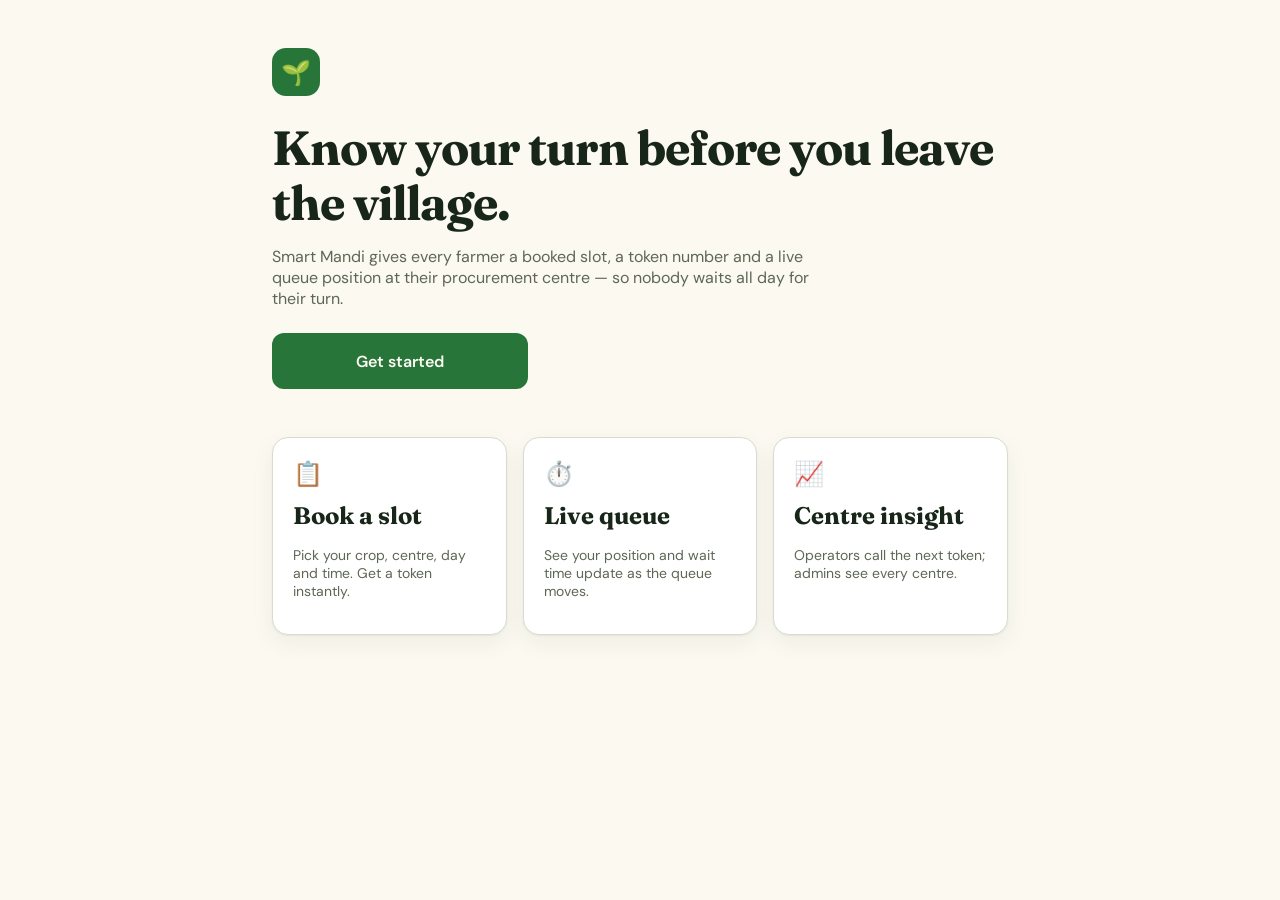
<file: public/static/index.html>
<!doctype html>
<html lang="en">
  <head>
    <meta charset="utf-8" />
    <meta name="viewport" content="width=device-width, initial-scale=1" />
    <title>Smart Mandi — Book your mandi slot, skip the queue</title>
    <meta
      name="description"
      content="Farmers book a procurement slot, get a token number and watch their live queue position. Operators run the day's queue, admins track every centre."
    />
    <meta property="og:type" content="website" />
    <meta property="og:title" content="Smart Mandi — Book your mandi slot, skip the queue" />
    <meta property="og:description" content="Slot booking, token numbers and a live queue for agricultural procurement centres." />
    <meta name="twitter:card" content="summary_large_image" />
    <link rel="stylesheet" href="styles.css" />
  </head>
  <body>
    <div class="container hero" style="padding-top: 3rem; padding-bottom: 3rem">
      <span class="brand-mark" style="width: 3rem; height: 3rem; font-size: 1.5rem">🌱</span>
      <h1>Know your turn before you leave the village.</h1>
      <p>
        Smart Mandi gives every farmer a booked slot, a token number and a live queue position at
        their procurement centre — so nobody waits all day for their turn.
      </p>
      <div class="mt-6" style="max-width: 16rem">
        <a class="btn lg" id="cta" href="auth.html">Get started</a>
      </div>

      <div class="features">
        <div class="card">
          <div class="feature-icon">📋</div>
          <h2 class="mt-3">Book a slot</h2>
          <p class="small muted mt-1">Pick your crop, centre, day and time. Get a token instantly.</p>
        </div>
        <div class="card">
          <div class="feature-icon">⏱️</div>
          <h2 class="mt-3">Live queue</h2>
          <p class="small muted mt-1">See your position and wait time update as the queue moves.</p>
        </div>
        <div class="card">
          <div class="feature-icon">📈</div>
          <h2 class="mt-3">Centre insight</h2>
          <p class="small muted mt-1">Operators call the next token; admins see every centre.</p>
        </div>
      </div>
    </div>
    <script type="module" src="js/landing.js"></script>
  </body>
</html>
</file>
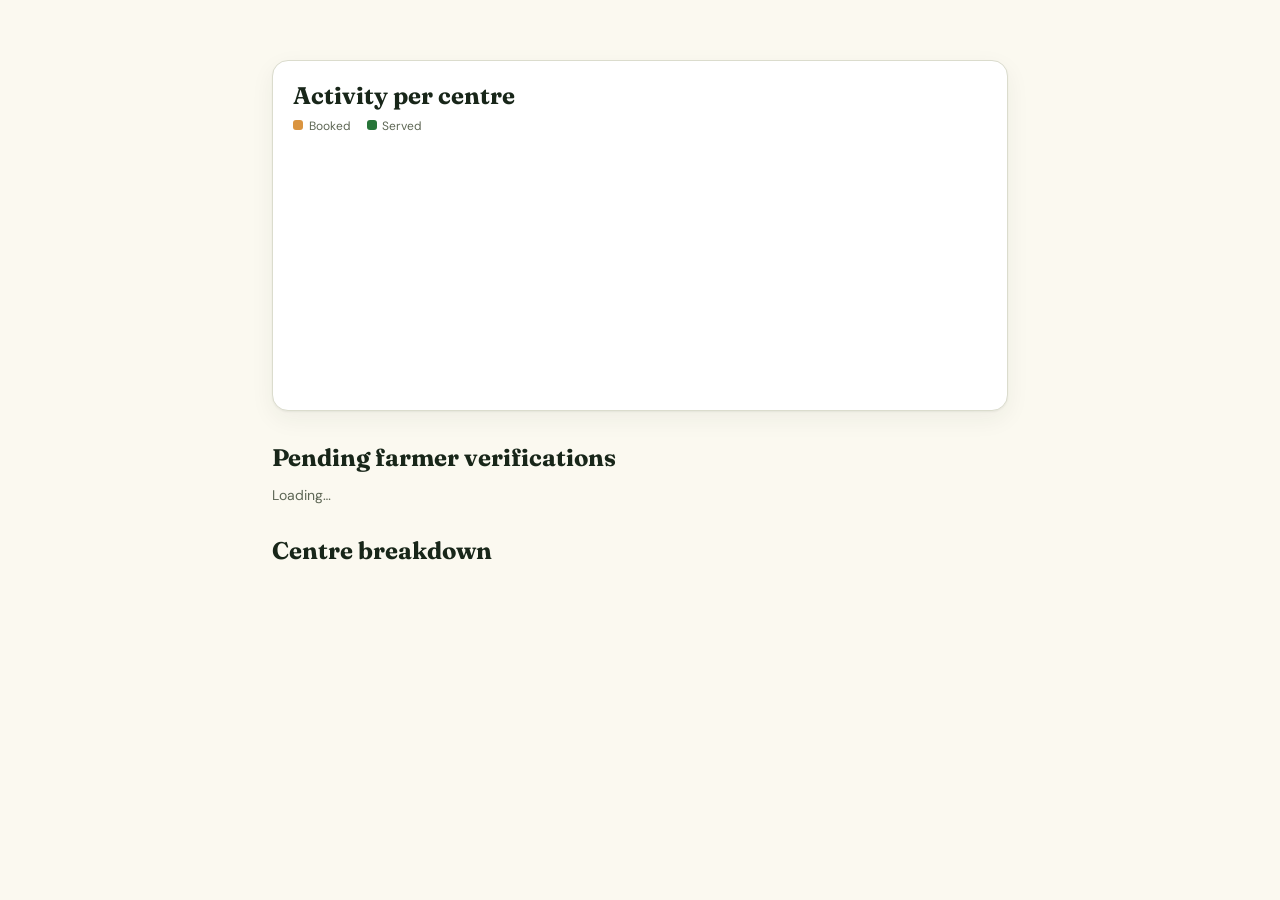
<file: public/static/admin.html>
<!doctype html>
<html lang="en">
  <head>
    <meta charset="utf-8" />
    <meta name="viewport" content="width=device-width, initial-scale=1" />
    <title>All centres — Smart Mandi</title>
    <meta name="description" content="Today's tokens, farmers served and average wait time across every procurement centre." />
    <meta property="og:type" content="website" />
    <meta property="og:title" content="All centres — Smart Mandi" />
    <meta property="og:description" content="Cross-centre procurement overview for administrators." />
    <meta name="twitter:card" content="summary" />
    <link rel="stylesheet" href="styles.css" />
  </head>
  <body>
    <main>
      <div class="page-head" id="page-head"></div>
      <div class="grid3" id="totals"></div>

      <div class="card mt-4">
        <h2>Activity per centre</h2>
        <div class="legend mt-2">
          <span><i style="background: var(--chart-2)"></i>Booked</span>
          <span><i style="background: var(--chart-1)"></i>Served</span>
        </div>
        <div class="chart" id="chart"></div>
      </div>

      <h2 class="mt-8">Pending farmer verifications</h2>
      <div class="mt-3" id="pending"><p class="small muted">Loading…</p></div>

      <h2 class="mt-8">Centre breakdown</h2>
      <div class="mt-3" id="breakdown"></div>
    </main>
    <script type="module" src="js/admin.js"></script>
  </body>
</html>
</file>
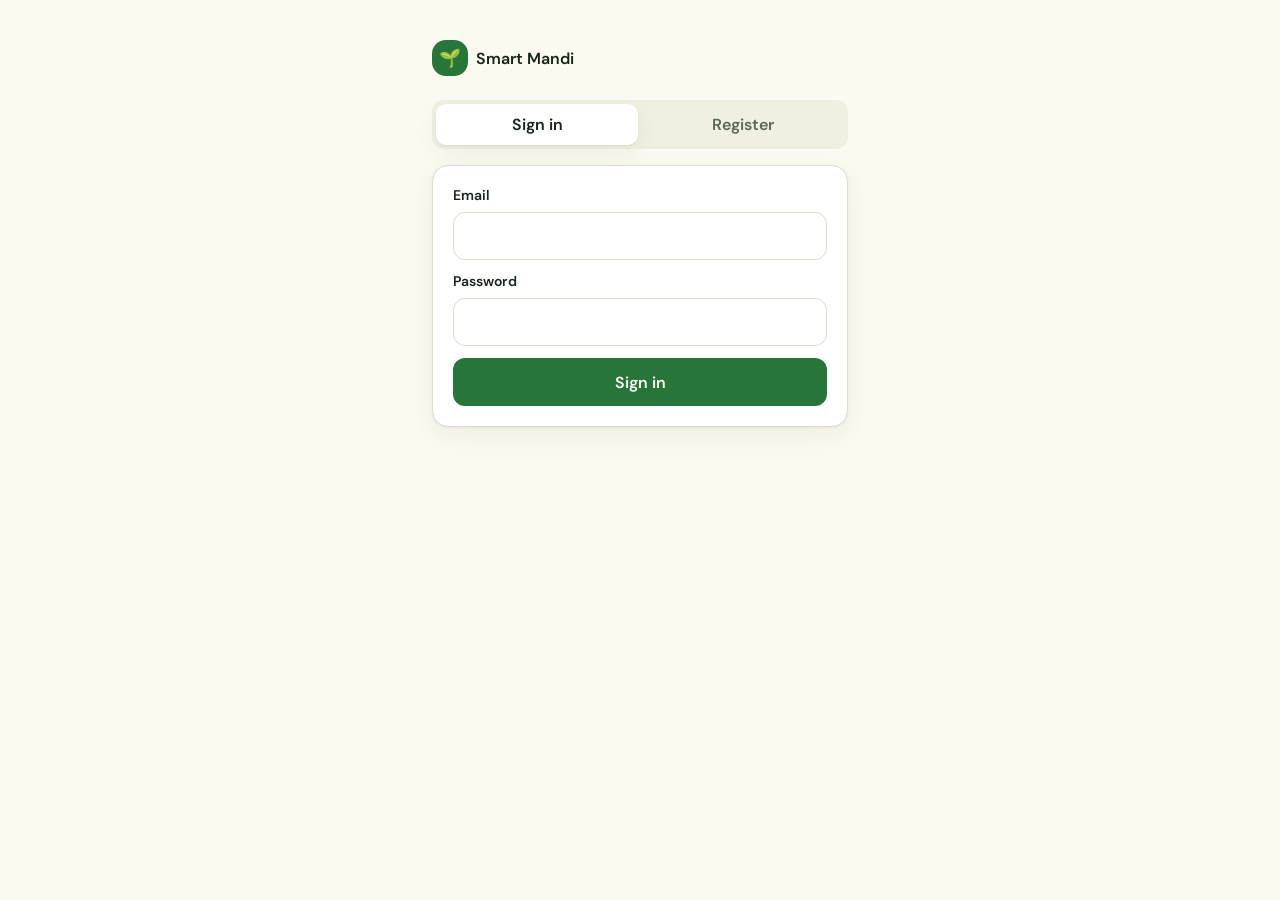
<file: public/static/auth.html>
<!doctype html>
<html lang="en">
  <head>
    <meta charset="utf-8" />
    <meta name="viewport" content="width=device-width, initial-scale=1" />
    <title>Sign in — Smart Mandi</title>
    <meta name="description" content="Sign in or register as a farmer, centre operator or admin." />
    <meta property="og:type" content="website" />
    <meta property="og:title" content="Sign in — Smart Mandi" />
    <meta property="og:description" content="Register to book mandi slots and track your queue." />
    <meta name="twitter:card" content="summary" />
    <link rel="stylesheet" href="styles.css" />
  </head>
  <body>
    <div class="narrow">
      <a class="brand" href="index.html"><span class="brand-mark">🌱</span> Smart Mandi</a>

      <div class="tabs mt-6">
        <button class="tab" id="tab-signin" aria-selected="true">Sign in</button>
        <button class="tab" id="tab-signup" aria-selected="false">Register</button>
      </div>

      <!-- Sign in -->
      <form class="card mt-4 stack" id="form-signin">
        <div>
          <label class="field-label" for="si-email">Email</label>
          <input id="si-email" type="email" required />
        </div>
        <div>
          <label class="field-label" for="si-pass">Password</label>
          <input id="si-pass" type="password" required />
        </div>
        <button class="btn" type="submit" id="si-submit">Sign in</button>
      </form>

      <!-- Register -->
      <form class="card mt-4 stack hidden" id="form-signup">
        <div>
          <label class="field-label" for="su-name">Full name</label>
          <input id="su-name" type="text" required />
        </div>
        <div class="grid2">
          <div>
            <label class="field-label" for="su-phone">Phone</label>
            <input id="su-phone" type="tel" placeholder="+91XXXXXXXXXX" />
          </div>
          <div>
            <label class="field-label" for="su-village">Village</label>
            <input id="su-village" type="text" />
          </div>
        </div>
        <div>
          <span class="field-label">I am a</span>
          <div class="grid3" id="roles"></div>
        </div>
        <div id="crops-wrap">
          <span class="field-label">Crops I usually sell</span>
          <div class="row" style="flex-wrap: wrap; gap: .5rem" id="crops"></div>
        </div>
        <div id="farmer-id-wrap">
          <label class="field-label" for="su-idtype">Farmer ID type</label>
          <select id="su-idtype">
            <option value="Kisan Credit Card">Kisan Credit Card</option>
            <option value="PM-KISAN Registration ID">PM-KISAN Registration ID</option>
            <option value="Land Record">Land Record</option>
            <option value="Other">Other</option>
          </select>
          <label class="field-label mt-3" for="su-idnumber">ID number</label>
          <input id="su-idnumber" type="text" />
          <label class="field-label mt-3" for="su-doc">Supporting document photo (optional)</label>
          <input id="su-doc" type="file" accept="image/*,application/pdf" />
          <p class="xs muted mt-1">An admin reviews your details before booking is unlocked.</p>
        </div>
        <div>
          <label class="field-label" for="su-email">Email</label>
          <input id="su-email" type="email" required />
        </div>
        <div>
          <label class="field-label" for="su-pass">Password</label>
          <input id="su-pass" type="password" required minlength="6" />
        </div>
        <button class="btn" type="submit" id="su-submit">Create account</button>
      </form>

      <!-- OTP step (shown after the account is created) -->
      <form class="card mt-4 stack hidden" id="form-otp">
        <h2 style="font-size: 1.125rem">Verify your phone</h2>
        <p class="small muted" id="otp-hint">Sending code…</p>
        <div>
          <label class="field-label" for="otp-code">6-digit code</label>
          <input id="otp-code" class="otp-input" type="text" inputmode="numeric" maxlength="6" autocomplete="one-time-code" />
        </div>
        <p class="small" id="otp-error" style="color: oklch(0.5 0.2 27)"></p>
        <button class="btn" type="submit" id="otp-submit">Verify and continue</button>
        <div class="inline-actions">
          <button type="button" class="link-btn" id="otp-resend">Resend code</button>
          <button type="button" class="link-btn" id="otp-skip">Skip for now</button>
        </div>
      </form>
    </div>
    <script type="module" src="js/auth.js"></script>
  </body>
</html>
</file>
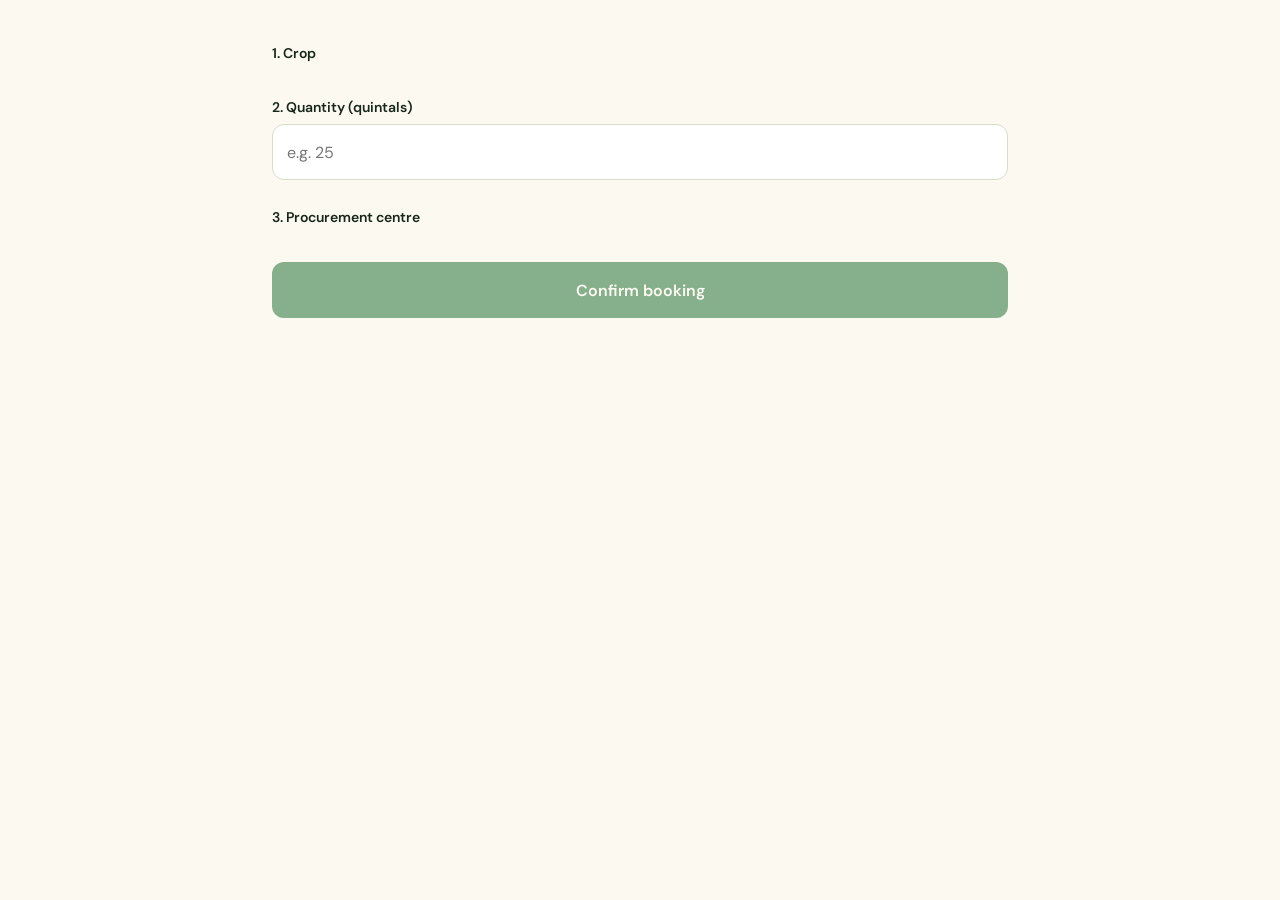
<file: public/static/book.html>
<!doctype html>
<html lang="en">
  <head>
    <meta charset="utf-8" />
    <meta name="viewport" content="width=device-width, initial-scale=1" />
    <title>Book a slot — Smart Mandi</title>
    <meta name="description" content="Pick a crop, centre, date and time slot to get your mandi token." />
    <meta property="og:type" content="website" />
    <meta property="og:title" content="Book a slot — Smart Mandi" />
    <meta property="og:description" content="Reserve your procurement slot and get a token number." />
    <meta name="twitter:card" content="summary" />
    <link rel="stylesheet" href="styles.css" />
  </head>
  <body>
    <main>
      <div class="page-head" id="page-head"></div>
      <div id="verify-banner"></div>
      <div class="stack-lg">
        <section>
          <span class="field-label">1. Crop</span>
          <div class="grid-auto" id="commodities"></div>
        </section>

        <section>
          <label class="field-label" for="qty">2. Quantity (quintals)</label>
          <input id="qty" type="text" inputmode="decimal" class="input-lg" placeholder="e.g. 25" />
        </section>

        <section>
          <span class="field-label">3. Procurement centre</span>
          <div class="grid1" id="centres"></div>
        </section>

        <section id="when" class="hidden">
          <span class="field-label">4. Day &amp; time</span>
          <div class="scroll-x" id="dates"></div>
          <div class="grid-auto mt-3" id="slots"></div>
        </section>

        <button class="btn lg" id="confirm" disabled>Confirm booking</button>
      </div>
    </main>
    <script type="module" src="js/book.js"></script>
  </body>
</html>
</file>
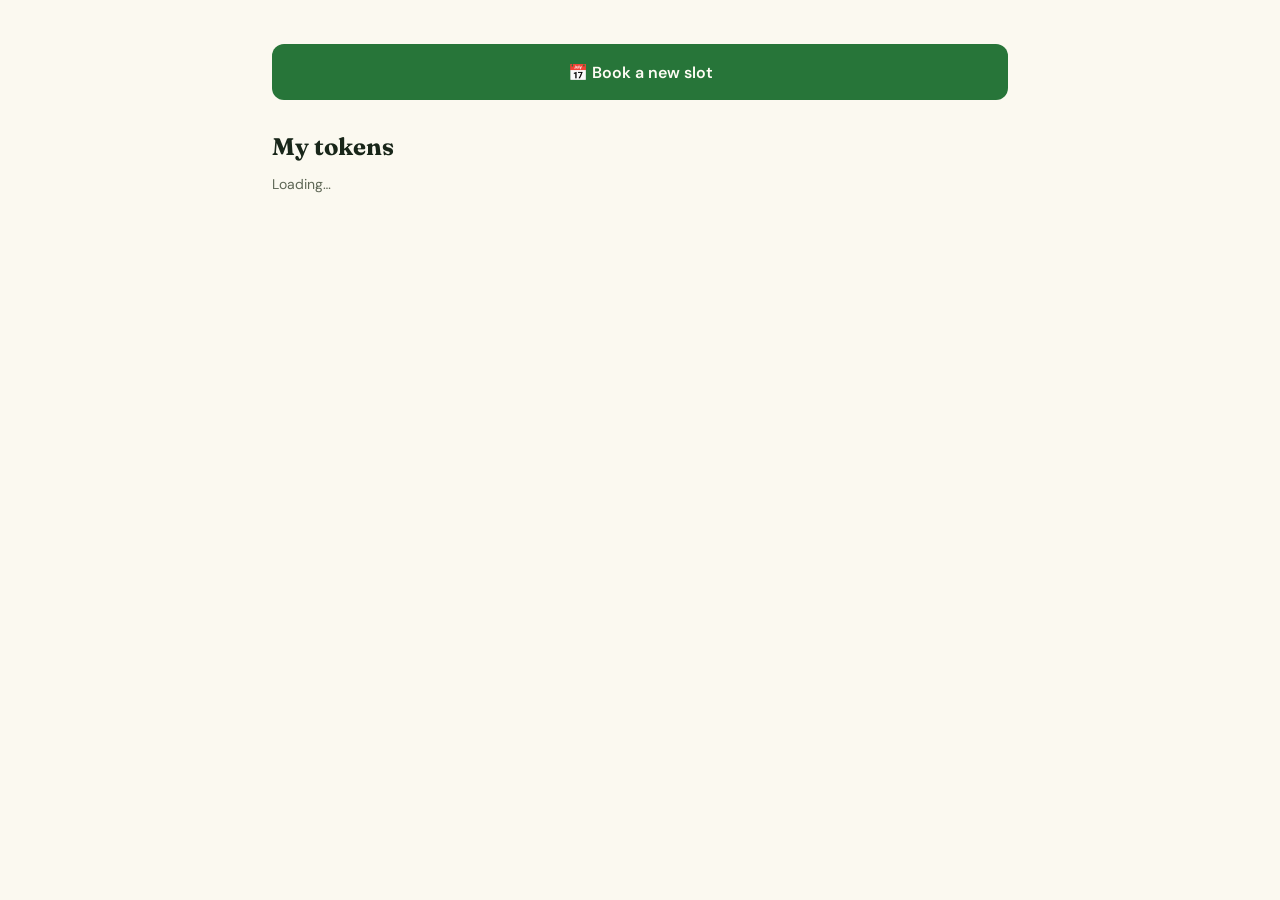
<file: public/static/farmer.html>
<!doctype html>
<html lang="en">
  <head>
    <meta charset="utf-8" />
    <meta name="viewport" content="width=device-width, initial-scale=1" />
    <title>My bookings — Smart Mandi</title>
    <meta name="description" content="Your mandi slot bookings, token numbers and live queue links." />
    <meta property="og:type" content="website" />
    <meta property="og:title" content="My bookings — Smart Mandi" />
    <meta property="og:description" content="Track your procurement tokens and queue position." />
    <meta name="twitter:card" content="summary" />
    <link rel="stylesheet" href="styles.css" />
  </head>
  <body>
    <main>
      <div class="page-head" id="page-head"></div>
      <div id="verify-banner"></div>
      <a class="btn lg" id="book-cta" href="book.html">📅 Book a new slot</a>
      <h2 class="mt-8">My tokens</h2>
      <div class="mt-3" id="tokens"><p class="small muted">Loading…</p></div>
    </main>
    <script type="module" src="js/farmer.js"></script>
  </body>
</html>
</file>
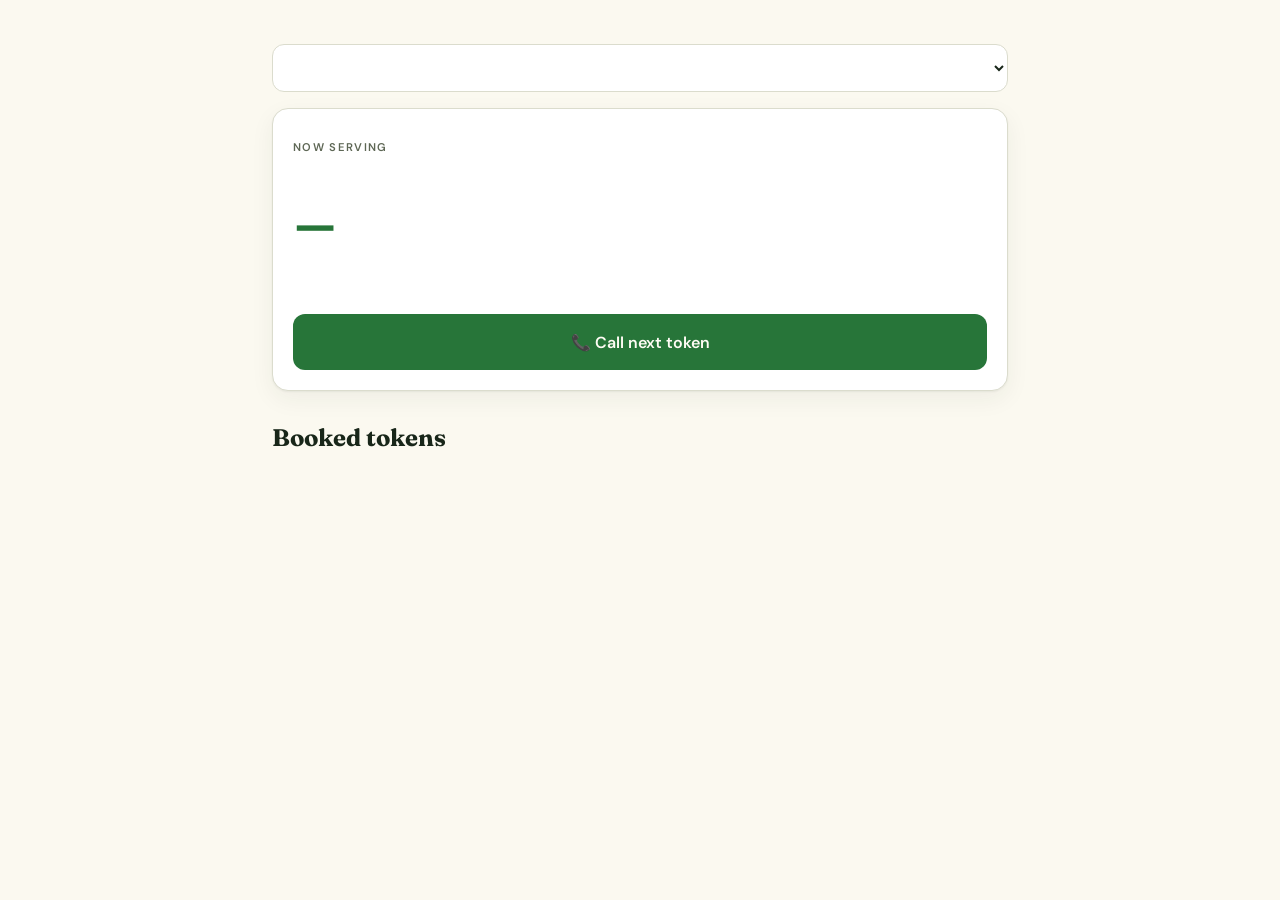
<file: public/static/operator.html>
<!doctype html>
<html lang="en">
  <head>
    <meta charset="utf-8" />
    <meta name="viewport" content="width=device-width, initial-scale=1" />
    <title>Centre queue — Smart Mandi</title>
    <meta name="description" content="Run today's procurement queue: call the next token, mark arrivals and log payments." />
    <meta property="og:type" content="website" />
    <meta property="og:title" content="Centre queue — Smart Mandi" />
    <meta property="og:description" content="Operator dashboard for a procurement centre." />
    <meta name="twitter:card" content="summary" />
    <link rel="stylesheet" href="styles.css" />
  </head>
  <body>
    <main>
      <div class="page-head" id="page-head"></div>

      <select id="centre-select" aria-label="Choose your centre"></select>

      <div class="card mt-4">
        <p class="uppercase-label">Now serving</p>
        <p class="token-big" id="now-serving" style="font-size: 3rem">—</p>
        <p class="small muted mt-1" id="queue-summary"></p>
        <button class="btn lg mt-4" id="call-next">📞 Call next token</button>
      </div>

      <h2 class="mt-8">Booked tokens</h2>
      <div class="mt-3" id="tokens"></div>
    </main>

    <!-- ServeDialog replacement -->
    <div class="modal-backdrop hidden" id="serve-modal">
      <div class="modal" role="dialog" aria-modal="true" aria-labelledby="serve-title">
        <h2 id="serve-title" style="font-size: 1.125rem">Log procurement</h2>
        <div class="stack mt-4">
          <div>
            <label class="field-label" for="serve-qty">Quantity received (quintals)</label>
            <input id="serve-qty" type="text" inputmode="decimal" />
          </div>
          <div>
            <label class="field-label" for="serve-price">Total price (₹)</label>
            <input id="serve-price" type="text" inputmode="decimal" />
          </div>
          <div class="grid2">
            <button class="btn" id="paid-yes">Paid</button>
            <button class="btn outline" id="paid-no">Payment pending</button>
          </div>
          <button class="btn" id="serve-save">Save &amp; mark served</button>
          <button class="btn outline" id="serve-cancel">Cancel</button>
        </div>
      </div>
    </div>

    <script type="module" src="js/operator.js"></script>
  </body>
</html>
</file>
<file: public/static/styles.css>
/* Smart Mandi — plain CSS replacement for src/styles.css (Tailwind theme).
   Same green/earth palette, mobile-first. */

@import url("https://fonts.googleapis.com/css2?family=DM+Sans:opsz,wght@9..40,400;9..40,500;9..40,700&family=Fraunces:opsz,wght@9..144,500;9..144,700&display=swap");

:root {
  --background: oklch(0.98 0.012 95);
  --foreground: oklch(0.25 0.03 145);
  --card: oklch(1 0 0);
  --primary: oklch(0.5 0.12 148);
  --primary-foreground: oklch(0.99 0.01 95);
  --primary-soft: oklch(0.94 0.04 148);
  --muted: oklch(0.95 0.02 110);
  --muted-foreground: oklch(0.5 0.03 130);
  --accent: oklch(0.72 0.13 68);
  --accent-foreground: oklch(0.22 0.04 60);
  --warning: oklch(0.85 0.15 85);
  --warning-foreground: oklch(0.3 0.06 60);
  --border: oklch(0.89 0.02 110);
  --radius: 0.75rem;
  --shadow-soft: 0 1px 2px oklch(0.3 0.05 145 / 6%), 0 8px 24px oklch(0.3 0.05 145 / 6%);
  --chart-1: oklch(0.5 0.12 148);
  --chart-2: oklch(0.72 0.13 68);
}

* { box-sizing: border-box; border-color: var(--border); }

html, body { margin: 0; padding: 0; }

body {
  background: var(--background);
  color: var(--foreground);
  font-family: "DM Sans", system-ui, sans-serif;
  -webkit-tap-highlight-color: transparent;
  min-height: 100vh;
}

h1, h2, h3 { font-family: Fraunces, Georgia, serif; margin: 0; }

a { color: inherit; text-decoration: none; }

.container { max-width: 48rem; margin: 0 auto; padding: 0 1rem; }
.narrow { max-width: 28rem; margin: 0 auto; padding: 2.5rem 1rem; }

/* --- header / shell (replaces AppShell.tsx) --- */
.appbar {
  position: sticky; top: 0; z-index: 20;
  border-bottom: 1px solid var(--border);
  background: color-mix(in oklab, var(--card) 95%, transparent);
  backdrop-filter: blur(8px);
}
.appbar-inner { display: flex; align-items: center; justify-content: space-between; gap: .75rem; padding: .75rem 1rem; max-width: 48rem; margin: 0 auto; }
.brand { display: flex; align-items: center; gap: .5rem; font-weight: 600; }
.brand-mark {
  width: 2.25rem; height: 2.25rem; display: grid; place-items: center;
  border-radius: .875rem; background: var(--primary); color: var(--primary-foreground); font-size: 1.1rem;
}
.who { font-size: .875rem; color: var(--muted-foreground); }
main { padding: 1.5rem 1rem 4rem; max-width: 48rem; margin: 0 auto; }
.page-title { font-size: 1.5rem; letter-spacing: -.01em; }
.page-sub { margin: .25rem 0 0; font-size: .875rem; color: var(--muted-foreground); }
.page-head { margin-bottom: 1.25rem; }

/* --- primitives --- */
.card { border: 1px solid var(--border); background: var(--card); border-radius: 1rem; padding: 1.25rem; box-shadow: var(--shadow-soft); }
.card.tight { padding: 1rem; }
.card.center { text-align: center; }
.dashed { border: 1px dashed var(--border); border-radius: 1rem; padding: 1.5rem; text-align: center; color: var(--muted-foreground); font-size: .875rem; }
.muted { color: var(--muted-foreground); }
.small { font-size: .875rem; }
.xs { font-size: .75rem; }
.bold { font-weight: 700; }
.semibold { font-weight: 600; }
.uppercase-label { font-size: .7rem; font-weight: 600; letter-spacing: .12em; text-transform: uppercase; color: var(--muted-foreground); }
.stack > * + * { margin-top: .75rem; }
.stack-lg > * + * { margin-top: 1.75rem; }
.row { display: flex; align-items: center; gap: .75rem; }
.grow { min-width: 0; flex: 1; }
.truncate { overflow: hidden; text-overflow: ellipsis; white-space: nowrap; }
.mt-1 { margin-top: .25rem; } .mt-2 { margin-top: .5rem; } .mt-3 { margin-top: .75rem; }
.mt-4 { margin-top: 1rem; } .mt-6 { margin-top: 1.5rem; } .mt-8 { margin-top: 2rem; }
.hidden { display: none !important; }

.btn {
  display: inline-flex; align-items: center; justify-content: center; gap: .5rem;
  min-height: 3rem; padding: 0 1.25rem; width: 100%;
  border-radius: .75rem; border: 1px solid transparent;
  background: var(--primary); color: var(--primary-foreground);
  font: inherit; font-weight: 600; font-size: 1rem; cursor: pointer;
}
.btn:hover { filter: brightness(1.05); }
.btn:disabled { opacity: .55; cursor: not-allowed; }
.btn.lg { min-height: 3.5rem; }
.btn.sm { min-height: 2.75rem; font-size: .875rem; padding: 0 .75rem; }
.btn.outline { background: var(--card); color: var(--foreground); border-color: var(--border); }
.btn.auto { width: auto; }
.icon-btn { background: none; border: 0; padding: .5rem; border-radius: .75rem; cursor: pointer; color: var(--muted-foreground); font-size: 1.1rem; }
.icon-btn:hover { background: var(--muted); }

.field-label { display: block; margin-bottom: .5rem; font-size: .875rem; font-weight: 600; }
input[type="text"], input[type="email"], input[type="password"], input[type="tel"], input[type="number"], select {
  width: 100%; min-height: 3rem; padding: 0 .875rem;
  border: 1px solid var(--border); border-radius: .75rem;
  background: var(--card); color: inherit; font: inherit;
}
input:focus, select:focus { outline: 2px solid var(--primary); outline-offset: 1px; }
.input-lg { min-height: 3.5rem !important; font-size: 1.125rem; }

.grid2 { display: grid; grid-template-columns: 1fr 1fr; gap: .75rem; }
.grid3 { display: grid; grid-template-columns: repeat(3, 1fr); gap: .75rem; }
.grid-auto { display: grid; grid-template-columns: 1fr 1fr; gap: .5rem; }
@media (min-width: 640px) { .grid-auto { grid-template-columns: repeat(3, 1fr); } }
.grid1 { display: grid; gap: .5rem; }

.chip {
  border: 1px solid var(--border); background: var(--card); color: inherit;
  border-radius: .75rem; padding: .75rem 1rem; text-align: left;
  font: inherit; font-size: .875rem; font-weight: 500; cursor: pointer;
}
.chip[aria-pressed="true"] { background: var(--primary); color: var(--primary-foreground); border-color: var(--primary); }
.chip .sub { display: block; margin-top: .125rem; font-size: .75rem; opacity: .75; }
.pill { border-radius: 999px; padding: .5rem 1rem; }
.scroll-x { display: flex; gap: .5rem; overflow-x: auto; padding-bottom: .5rem; }
.scroll-x .chip { flex: 0 0 auto; }

.badge { display: inline-block; border-radius: 999px; padding: .25rem .625rem; font-size: .75rem; font-weight: 600; background: var(--muted); color: var(--muted-foreground); }
.badge.on { background: var(--primary); color: var(--primary-foreground); }

.tabs { display: grid; grid-template-columns: 1fr 1fr; gap: .25rem; background: var(--muted); padding: .25rem; border-radius: .75rem; }
.tab { border: 0; background: none; font: inherit; font-weight: 600; padding: .625rem; border-radius: .625rem; cursor: pointer; color: var(--muted-foreground); }
.tab[aria-selected="true"] { background: var(--card); color: var(--foreground); box-shadow: var(--shadow-soft); }

.token-big { font-size: 4.5rem; line-height: 1; font-weight: 700; color: var(--primary); }
.token-square { width: 3.5rem; height: 3.5rem; flex: 0 0 auto; display: grid; place-items: center; border-radius: .875rem; background: var(--primary-soft); color: var(--primary); font-weight: 700; }

.banner { display: flex; gap: .75rem; align-items: center; border-radius: .75rem; padding: 1rem; font-weight: 600; margin-bottom: 1rem; }
.banner.ok { background: var(--primary-soft); color: var(--primary); }
.banner.call { background: var(--accent); color: var(--accent-foreground); }
.banner.warn { background: var(--warning); color: var(--warning-foreground); }
.note { border: 1px dashed var(--border); border-radius: 1rem; padding: 1rem; font-size: .875rem; color: var(--muted-foreground); }

/* --- chart (replaces recharts BarChart) --- */
.chart { display: flex; align-items: flex-end; gap: 1rem; height: 16rem; padding-top: 1rem; overflow-x: auto; }
.chart-col { flex: 1 0 4.5rem; display: flex; flex-direction: column; justify-content: flex-end; height: 100%; }
.chart-bars { display: flex; gap: .25rem; align-items: flex-end; height: 100%; }
.chart-bar { flex: 1; border-radius: 6px 6px 0 0; min-height: 2px; position: relative; }
.chart-bar span { position: absolute; top: -1.1rem; width: 100%; text-align: center; font-size: .7rem; }
.chart-bar.booked { background: var(--chart-2); }
.chart-bar.served { background: var(--chart-1); }
.chart-label { margin-top: .5rem; text-align: center; font-size: .7rem; color: var(--muted-foreground); }
.legend { display: flex; gap: 1rem; font-size: .75rem; color: var(--muted-foreground); }
.legend i { display: inline-block; width: .625rem; height: .625rem; border-radius: 3px; margin-right: .35rem; }

/* --- modal (replaces Dialog) --- */
.modal-backdrop { position: fixed; inset: 0; background: oklch(0.2 0.03 145 / 45%); display: grid; place-items: center; padding: 1rem; z-index: 50; }
.modal { background: var(--card); border-radius: 1rem; padding: 1.25rem; width: 100%; max-width: 26rem; box-shadow: var(--shadow-soft); }

/* --- toasts (replaces sonner) --- */
#toasts { position: fixed; top: 1rem; left: 50%; transform: translateX(-50%); z-index: 100; display: grid; gap: .5rem; width: min(92vw, 24rem); }
.toast { background: var(--card); border: 1px solid var(--border); border-radius: .75rem; padding: .75rem 1rem; box-shadow: var(--shadow-soft); font-size: .875rem; font-weight: 500; }
.toast.error { border-color: oklch(0.58 0.2 27); color: oklch(0.5 0.2 27); }
.toast.success { border-color: var(--primary); color: var(--primary); }

/* --- landing --- */
.hero h1 { font-size: 2.25rem; line-height: 1.15; letter-spacing: -.02em; margin-top: 1.5rem; }
@media (min-width: 640px) { .hero h1 { font-size: 3rem; } }
.hero p { max-width: 34rem; color: var(--muted-foreground); margin-top: 1rem; }
.features { display: grid; gap: 1rem; margin-top: 3rem; }
@media (min-width: 640px) { .features { grid-template-columns: repeat(3, 1fr); } }
.feature-icon { font-size: 1.5rem; }

/* --- shared footer (rendered by renderFooter() in shared.js) --- */
.site-footer {
  margin-top: 3rem;
  border-top: 1px solid var(--border);
  background: var(--primary-soft);
  color: var(--foreground);
  padding: 2rem 1rem 1.5rem;
}
.footer-inner {
  max-width: 48rem; margin: 0 auto;
  display: grid; gap: 1.75rem;
}
@media (min-width: 640px) { .footer-inner { grid-template-columns: repeat(3, 1fr); } }
.footer-title { font-size: 1rem; margin-bottom: .625rem; }
.footer-list { list-style: none; margin: 0; padding: 0; display: grid; gap: .5rem; font-size: .875rem; line-height: 1.35; }
.footer-list a { text-decoration: underline; text-underline-offset: 3px; }
.footer-note { margin: .625rem 0 0; font-size: .7rem; color: var(--muted-foreground); }
.footer-bottom { max-width: 48rem; margin: 1.5rem auto 0; font-size: .75rem; color: var(--muted-foreground); text-align: center; }

/* --- OTP + verification --- */
.otp-input { letter-spacing: .5em; text-align: center; font-size: 1.25rem; }
.inline-actions { display: flex; gap: .75rem; align-items: center; }
.link-btn { background: none; border: 0; padding: 0; font: inherit; font-weight: 600; color: var(--primary); cursor: pointer; text-decoration: underline; }
.link-btn:disabled { color: var(--muted-foreground); cursor: not-allowed; text-decoration: none; }
.status-pill { display: inline-block; border-radius: 999px; padding: .2rem .6rem; font-size: .7rem; font-weight: 700; text-transform: uppercase; }
.status-pill.pending { background: var(--warning); color: var(--warning-foreground); }
.status-pill.verified { background: var(--primary); color: var(--primary-foreground); }
.status-pill.rejected { background: oklch(0.9 0.06 27); color: oklch(0.45 0.2 27); }
</file>
